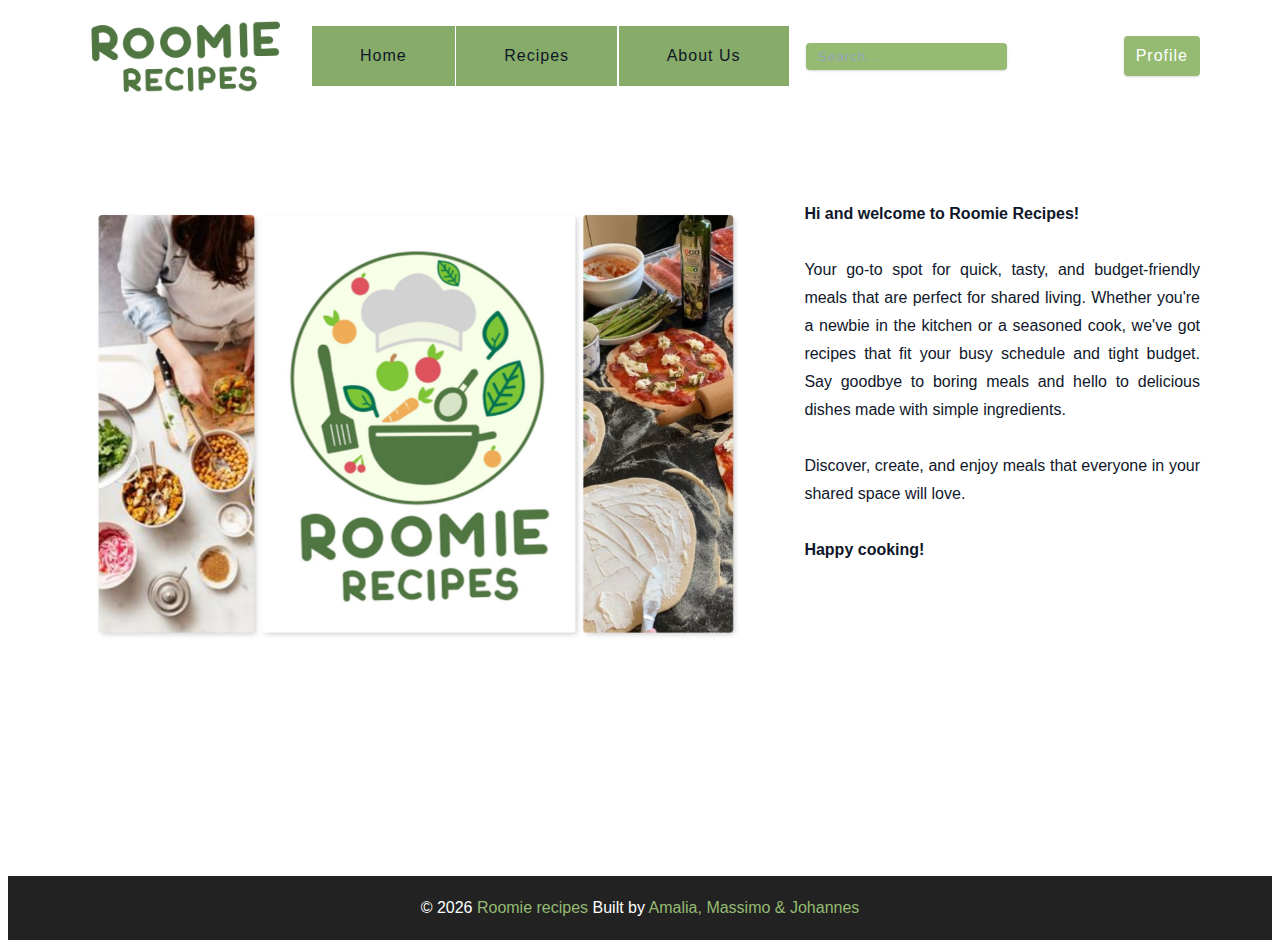
<file: index.html>
<!DOCTYPE html>
<html lang="en">
  <head>
    <meta charset="UTF-8" />
    <meta http-equiv="X-UA-Compatible" content="IE=edge" />
    <meta name="viewport" content="width=device-width, initial-scale=1.0" />
    <title>Roomie Recipes</title>
    <link rel="shortcut icon" href="./assets/favicon.ico" type="image/x-icon" />
    <link
      rel="stylesheet"
      href="https://cdnjs.cloudflare.com/ajax/libs/font-awesome/5.14.0/css/all.min.css"
    />
    <link rel="stylesheet" href="./css/main.css" />
  </head>
  <body>
     <nav class="navbar">
      <div class="nav-center">
        <div class="nav-header">
          <a href="index.html" class="nav-logo">
            <img src="./assets/logo.jpg" alt="simply recipes" />
          </a>
          <button class="nav-btn btn">
            <i class="fas fa-align-justify"></i>
          </button>
        </div>
        <div class="navbar nav-links">
          <a href="index.html" class="nav-link"> home </a>
          <a href="recipes.html" class="nav-link"> recipes </a>
          <a href="about.html" class="nav-link"> about us </a>
          <div class="navbar navbar-search">
            <input type="text" placeholder="Search..." class="btn">
          </div>
          
          <div class="navbar profile-link">
            <a href="profile.html" class="btn">Profile</a>
          </div>
        </div>
      </div>
    </nav>
    <main class="page">

      <main class="page">
        <div class="container">
            <div class="home">
                  <img src="./assets/home.jpg" alt="Collage Homepage">
            </div>
          <div class="sidebar">
              <p><strong>Hi and welcome to Roomie Recipes!</strong><br><br>

                Your go-to spot for quick, tasty, and budget-friendly meals that are perfect for shared living. Whether you're a newbie in the kitchen or a seasoned cook, we've got recipes that fit your busy schedule and tight budget. Say goodbye to boring meals and hello to delicious dishes made with simple ingredients.<br><br>
                
                Discover, create, and enjoy meals that everyone in your shared space will love.<br><br>
                <strong>Happy cooking! </strong> </p>
          </div>
      </div>
      </main>
    </main>
    <footer class="page-footer">
      <p>
        &copy; <span id="date"></span>
        <span class="footer-logo">Roomie recipes</span> Built by
        <a href="about.html">Amalia, Massimo & Johannes</a>
      </p>
    </footer>
    <script src="./js/app.js"></script>
  </body>
</html>
</file>
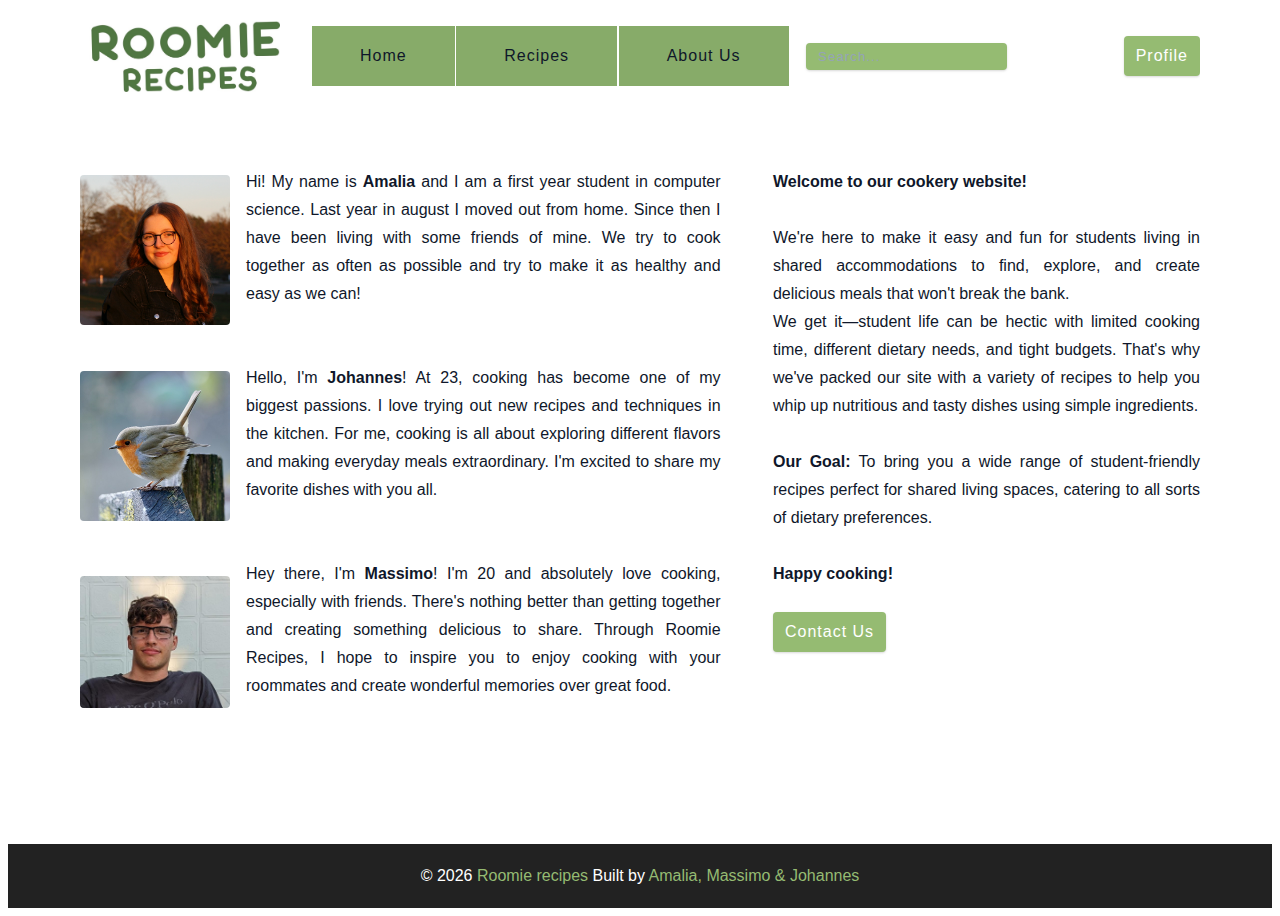
<file: about.html>
<!DOCTYPE html>
<html lang="en">
  <head>
    <meta charset="UTF-8" />
    <meta http-equiv="X-UA-Compatible" content="IE=edge" />
    <meta name="viewport" content="width=device-width, initial-scale=1.0" />
    <title>About Us</title>
  
    <link rel="shortcut icon" href="./assets/favicon.ico" type="image/x-icon" />

    <link
      rel="stylesheet"
      href="https://cdnjs.cloudflare.com/ajax/libs/font-awesome/5.14.0/css/all.min.css"
    />
    <link rel="stylesheet" href="./css/main.css" />
  </head>
  <body>
    <nav class="navbar">
      <div class="nav-center">
        <div class="nav-header">
          <a href="index.html" class="nav-logo">
            <img src="./assets/logo.jpg" alt="simply recipes" />
          </a>
          <button class="nav-btn btn">
            <i class="fas fa-align-justify"></i>
          </button>
        </div>
        <div class="navbar nav-links">
          <a href="index.html" class="nav-link"> home </a>
          <a href="recipes.html" class="nav-link"> recipes </a>
          <a href="about.html" class="nav-link"> about us </a>
          <div class="navbar navbar-search">
            <input type="text" placeholder="Search..." class="btn">
          </div>
          
          <div class="navbar profile-link">
            <a href="profile.html" class="btn">Profile</a>
          </div>
        </div>
      </div>
    </nav>
    <main class="page">
      <div class="container">
        <div class="profiles">
            <div class="profile">
                <img src="./assets/Amalia.jpg" alt="Picture of founder Amalia">
                <p class="description">Hi! My name is <strong>Amalia</strong> and I am a first year student in computer science. Last year in august I moved out from home. Since then I have been living with some friends of mine. We try to cook together as often as possible and try to make it as healthy and easy as we can!</p>
            </div>
            <div class="profile">
                <img src="./assets/Johannes.jpg" alt="Picture of founder Johannes">
                <p class="description">Hello, I'm <strong>Johannes</strong>! At 23, cooking has become one of my biggest passions. I love trying out new recipes and techniques in the kitchen. For me, cooking is all about exploring different flavors and making everyday meals extraordinary. I'm excited to share my favorite dishes with you all.</p>
            </div>
            <div class="profile">
                <img src="./assets/Massimo.jpg" alt="Picture of founder Massimo">
                <p class="description">Hey there, I'm <strong>Massimo</strong>! I'm 20 and absolutely love cooking, especially with friends. There's nothing better than getting together and creating something delicious to share. Through Roomie Recipes, I hope to inspire you to enjoy cooking with your roommates and create wonderful memories over great food.</p>
            </div>
        </div>
        <div class="sidebar">
            <p><strong>Welcome to our cookery website!</strong><br> <br>
              We're here to make it easy and fun for students living in shared accommodations to find, explore, and create delicious meals that won't break the bank.
              <br>
              We get it—student life can be hectic with limited cooking time, different dietary needs, and tight budgets. That's why we've packed our site with a variety of recipes to help you whip up nutritious and tasty dishes using simple ingredients.
              
              <br><br>
              <strong>Our Goal:</strong>
              To bring you a wide range of student-friendly recipes perfect for shared living spaces, catering to all sorts of dietary preferences. <br> <br>
              <strong>Happy cooking!</strong></p>
            <a href="contact.html" class="btn ">Contact Us</a>
        </div>
    </div>
    </main>
    <footer class="page-footer">
      <p>
        &copy; <span id="date"></span>
        <span class="footer-logo">Roomie recipes</span> Built by
        <a>Amalia, Massimo & Johannes</a>
      </p>
    </footer>
    <script src="./js/app.js"></script>
  </body>
</html>
</file>
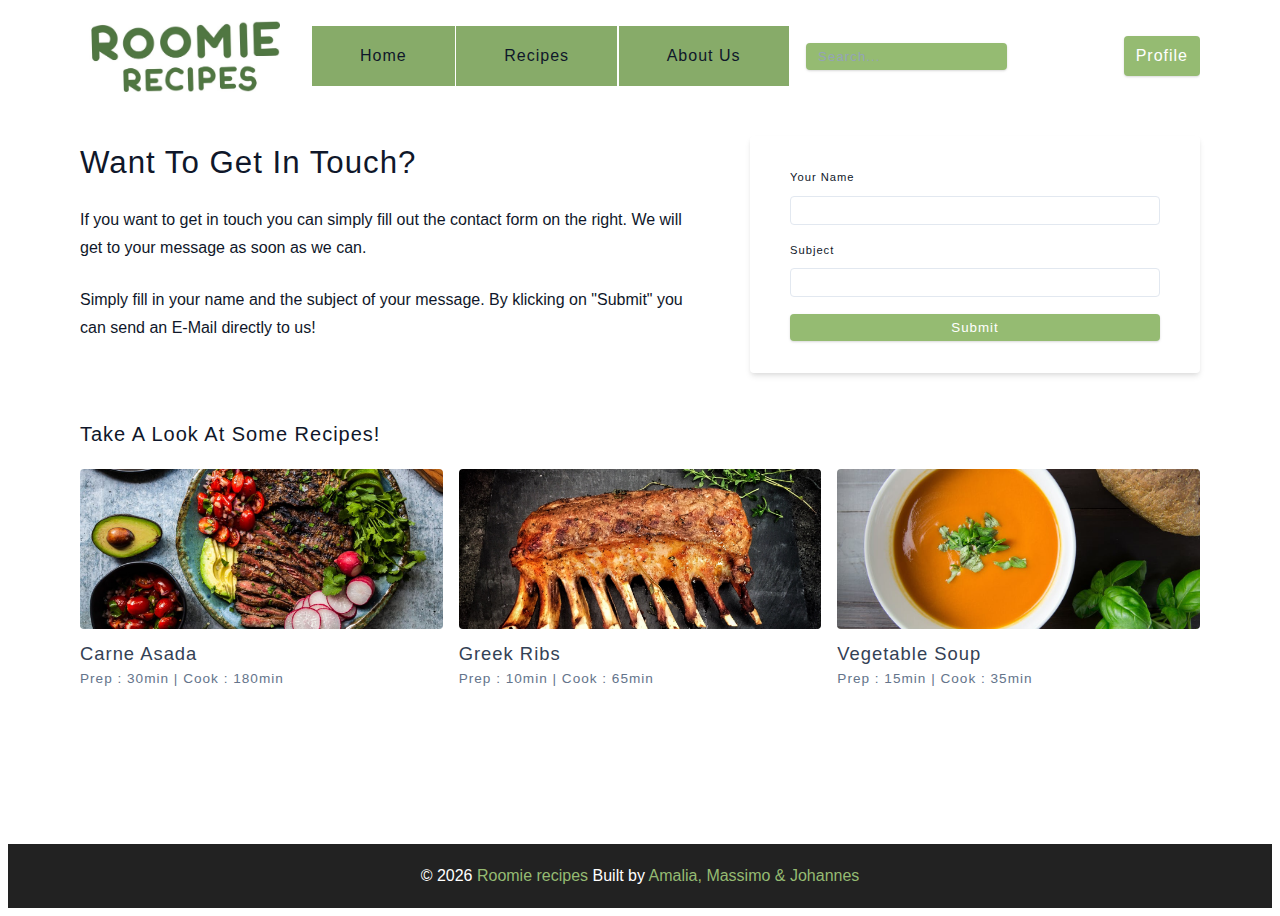
<file: contact.html>
<!DOCTYPE html>
<html lang="en">
  <head>
    <meta charset="UTF-8" />
    <meta http-equiv="X-UA-Compatible" content="IE=edge" />
    <meta name="viewport" content="width=device-width, initial-scale=1.0" />
    <title>Contact Us</title>
    <link rel="shortcut icon" href="./assets/favicon.ico" type="image/x-icon" />
    <link
      rel="stylesheet"
      href="https://cdnjs.cloudflare.com/ajax/libs/font-awesome/5.14.0/css/all.min.css"
    />
    <link rel="stylesheet" href="./css/main.css" />
  </head>
  <body>
     <nav class="navbar">
      <div class="nav-center">
        <div class="nav-header">
          <a href="index.html" class="nav-logo">
            <img src="./assets/logo.jpg" alt="simply recipes" />
          </a>
          <button class="nav-btn btn">
            <i class="fas fa-align-justify"></i>
          </button>
        </div>
        <div class="nav-links">
          <a href="index.html" class="nav-link"> home </a>
          <a href="recipes.html" class="nav-link"> recipes </a>
          <a href="about.html" class="nav-link"> about us </a>
          <div class="navbar navbar-search">
            <input type="text" placeholder="Search..." class="btn">
          </div>
          
          <div class="navbar profile-link">
            <a href="profile.html" class="btn">Profile</a>
          </div>
        </div>
      </div>
    </nav>
    <main class="page">
     <section class="contact-container">
          <article class="contact-info">
            <h3>Want To Get In Touch?</h3>
            <p>
              If you want to get in touch you can simply fill out the contact form on the right. We will get to your message as soon as we can. 
            </p>
            <p>Simply fill in your name and the subject of your message. By klicking on "Submit" you can send an E-Mail directly to us!</p>
            
          </article>
          <article>
            <form id="contactForm" class="form contact-form" action="mailto:keilmassimo@gmail.com" method="GET">
              <div class="form-row">
                <label html="name" class="form-label">your name</label>
                <input type="text" name="name" id="name" class="form-input" required />
              </div>
              <div class="form-row">
                <label html="subject" class="form-label">subject</label>
                <input type="text" name="subject" id="subject" class="form-input" required />
              </div>

              <button type="submit" class="btn btn-block">
                submit
              </button>
            </form>
          </article>
        </section>
       <section class="featured-recipes">
        <h5 class="featured-title"> Take a look at some recipes!</h5>
        <div class="recipes-list">
          <a  class="recipe" >
            <img
              src="./assets/recipes/recipe-1.jpg"
              class="img recipe-img"
              alt="Carne Asada" onclick="recipeClicked(1)"
            />
            <h5>Carne Asada</h5>
            <p>Prep : 30min | Cook : 180min</p>
          </a>
          <a href="single-recipe.html" class="recipe">
            <img
              src="./assets/recipes/recipe-2.jpeg"
              class="img recipe-img"
              alt="Greek Ribs" onclick="recipeClicked(2)"
            />
            <h5>Greek Ribs</h5>
            <p>Prep : 10min | Cook : 65min</p>
          </a>
          <a href="single-recipe.html" class="recipe">
            <img
              src="./assets/recipes/recipe-3.jpeg"
              class="img recipe-img"
              alt="Vegetable Soup" onclick="recipeClicked(3)"
            />
            <h5>Vegetable Soup</h5>
            <p>Prep : 15min | Cook : 35min</p>
          </a>
        </div>
      </section>
    </main>
    <footer class="page-footer">
      <p>
        &copy; <span id="date"></span>
        <span class="footer-logo">Roomie recipes</span> Built by
        <a href="about.html">Amalia, Massimo & Johannes</a>
      </p>
    </footer>
    <script src="./js/app.js"></script>
  </body>
</html>
</file>
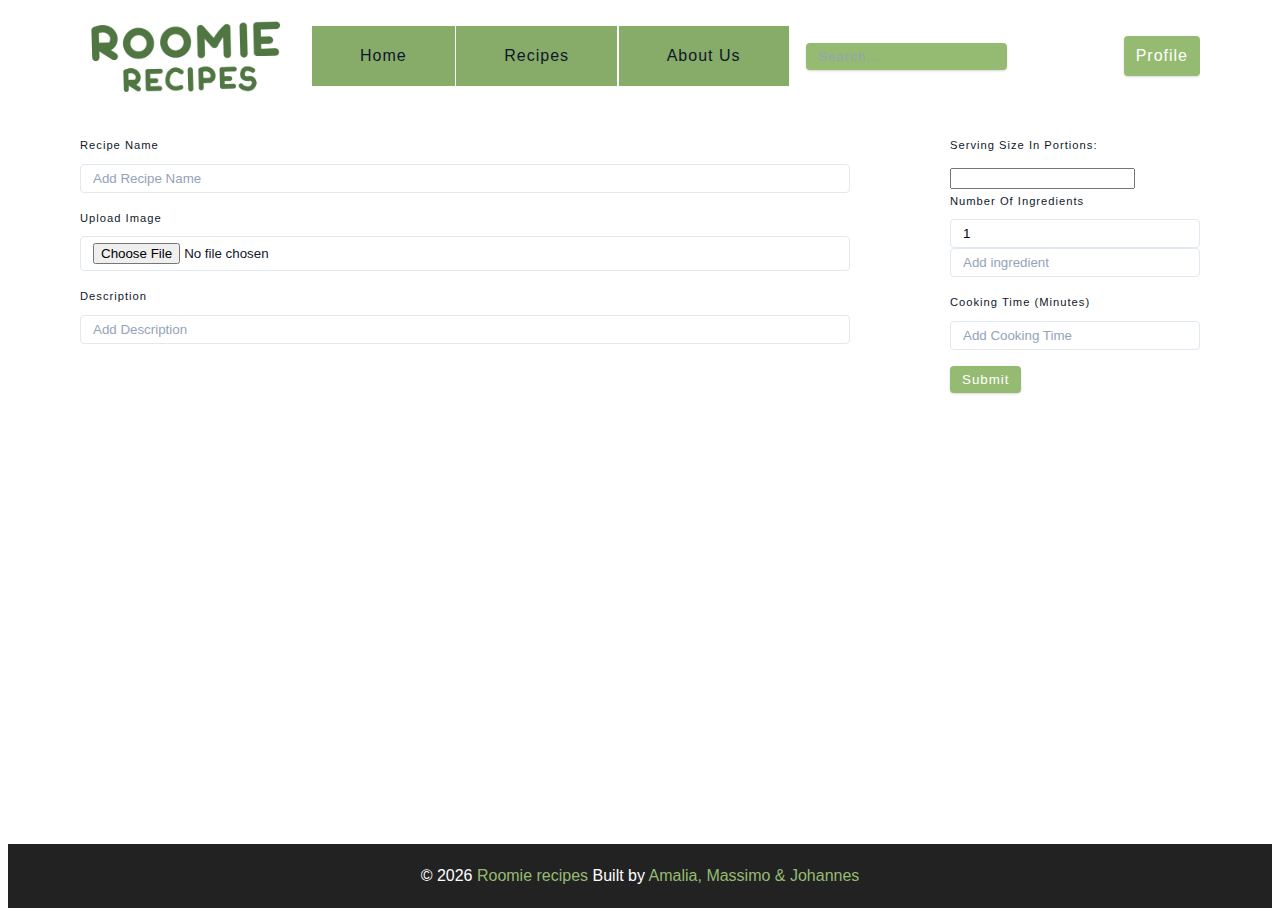
<file: myrecipes.html>
<!DOCTYPE html>
<html lang="en">
  <head>
    <meta charset="UTF-8" />
    <meta http-equiv="X-UA-Compatible" content="IE=edge" />
    <meta name="viewport" content="width=device-width, initial-scale=1.0" />
    <title>myRecipe</title>
    <link rel="shortcut icon" href="./assets/favicon.ico" type="image/x-icon" />
    <link
      rel="stylesheet"
      href="https://cdnjs.cloudflare.com/ajax/libs/font-awesome/5.14.0/css/all.min.css"
    />
    <link rel="stylesheet" href="./css/main.css" />
  </head>
  <body>
    <nav class="navbar">
      <div class="nav-center">
        <div class="nav-header">
          <a href="index.html" class="nav-logo">
            <img src="./assets/logo.jpg" alt="simply recipes" />
          </a>
          <button class="nav-btn btn">
            <i class="fas fa-align-justify"></i>
          </button>
        </div>
        <div class="nav-links">
          <a href="index.html" class="nav-link"> home </a>
          <a href="recipes.html" class="nav-link"> recipes </a>
          <a href="about.html" class="nav-link"> about us </a>
          <div class="navbar navbar-search">
            <input type="text" placeholder="Search..." class="btn">
          </div>
          <div class="navbar profile-link">
            <a href="profile.html" class="btn">Profile</a>
          </div>
        </div>
      </div>
    </nav>
    <main class="page myrecipes-page">
        <form class="recipe-form">
          <div class="container-myrecipe">
            <div class="content-myrecipe">
              <div class="form-row">
                <label for="recipe-name" class="form-label">Recipe Name</label>
                <input type="text" id="recipe-name" class="form-input" placeholder="Add Recipe Name">
              </div>
              <div class="form-row">
                <label for="recipe-image" class="form-label">Upload Image</label>
                <input type="file" id="recipe-image" class="form-input">
              </div>
              <div class="form-row">
                <label for="recipe-description" class="form-label">Description</label>
                <input type="text" id="recipe-description" class="form-input" placeholder="Add Description">
              </div>
            </div>
            <div class="sidebar-myrecipe">
              <label class="form-label">Serving size in Portions:</label>  
              <input type="number" min="1">  
              <label for="ingredients-count" class="form-label">Number of Ingredients</label>
              <input type="number" id="ingredients-count" class="form-input" min="1" value="1">
              <div id="ingredients-list">
                <div class="form-row ingredient-item">
                  <input type="text" class="form-input" placeholder="Add ingredient">
                </div>
              </div>
              <label for="cooking-time" class="form-label">Cooking Time (minutes)</label>
              <input type="number" id="cooking-time" class="form-input" placeholder="Add Cooking Time" min="0">
              <button type="submit" class="btn submit-btn">Submit</button>
            </div>
          </div>
        </form>
    </main>
    <footer class="page-footer">
      <p>
        &copy; <span id="date"></span>
        <span class="footer-logo">Roomie recipes</span> Built by
        <a href="about.html">Amalia, Massimo & Johannes</a>
      </p>
    </footer>
    <script src="./js/app.js"></script>
  </body>
</html>
</file>
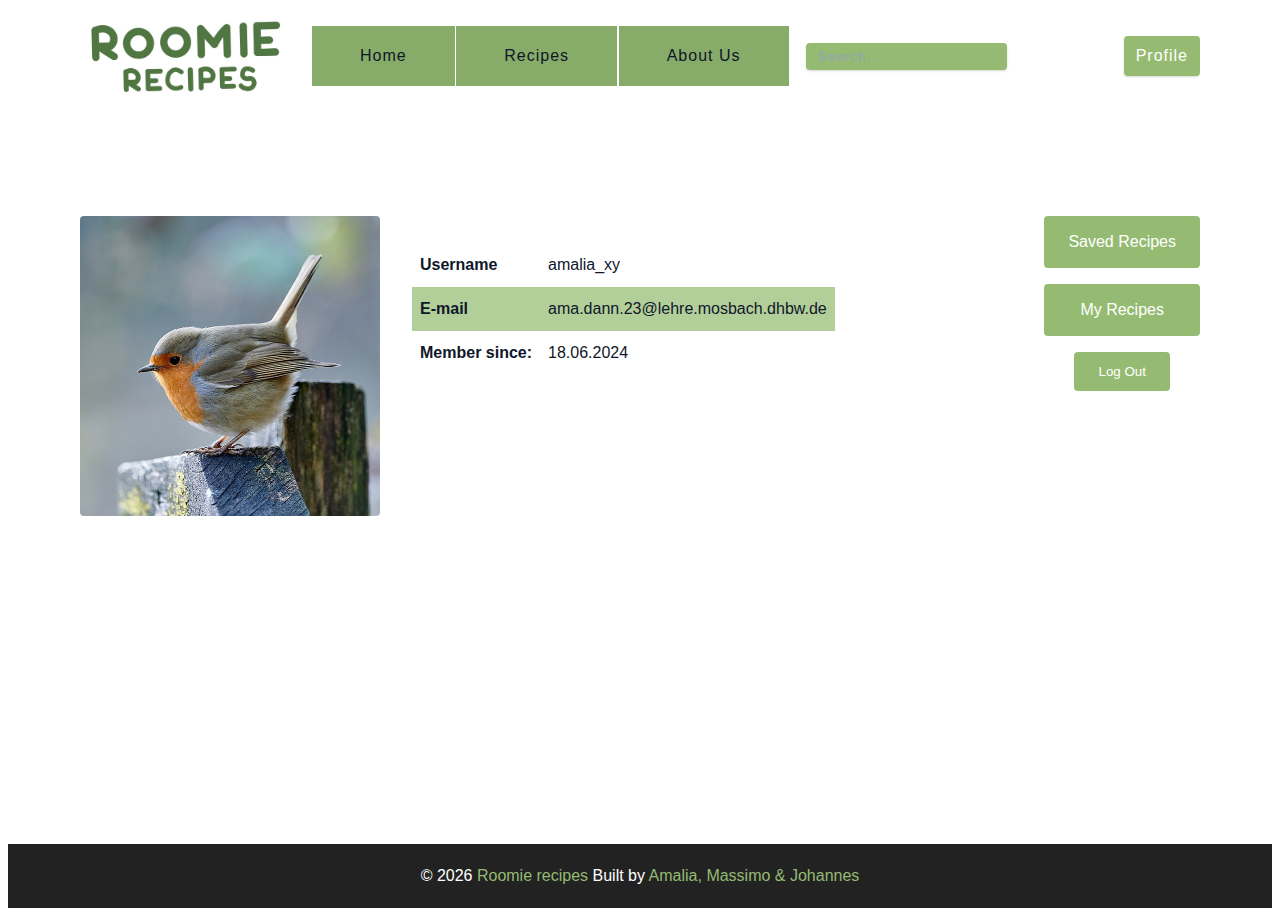
<file: profile.html>
<!DOCTYPE html>
<html lang="en">
  <head>
    <meta charset="UTF-8" />
    <meta http-equiv="X-UA-Compatible" content="IE=edge" />
    <meta name="viewport" content="width=device-width, initial-scale=1.0" />
    <title>Profile</title>
    <link rel="shortcut icon" href="./assets/favicon.ico" type="image/x-icon" />
    <link
      rel="stylesheet"
      href="https://cdnjs.cloudflare.com/ajax/libs/font-awesome/5.14.0/css/all.min.css"
    />
    <link rel="stylesheet" href="./css/main.css" />
  </head>
  <body>
    <nav class="navbar">
      <div class="nav-center">
        <div class="nav-header">
          <a href="index.html" class="nav-logo">
            <img src="./assets/logo.jpg" alt="simply recipes" />
          </a>
          <button class="nav-btn btn">
            <i class="fas fa-align-justify"></i>
          </button>
        </div>
        <div class="nav-links">
          <a href="index.html" class="nav-link"> home </a>
          <a href="recipes.html" class="nav-link"> recipes </a>
          <a href="about.html" class="nav-link"> about us </a>
          <div class="navbar navbar-search">
            <input type="text" placeholder="Search..." class="btn">
          </div>
          <div class="navbar profile-link">
            <a href="profile.html" class="btn">Profile</a>
          </div>
        </div>
      </div>
    </nav>
    <main class="page profile-page">
      <div class="profile-container">
          <div class="profile-picture-section">
              <img src="./assets/profile.jpg" alt="Profile Picture" class="profile-picture" />
              <table class="Profile table">
                  <tr>
                      <td><strong>Username</strong></td>
                      <td>amalia_xy</td>
                  </tr>
                  <tr>
                      <td><strong>E-mail</strong></td>
                      <td>ama.dann.23@lehre.mosbach.dhbw.de</td>
                  </tr>
                  <tr>
                      <td><strong>Member since:</strong></td>
                      <td>18.06.2024</td>
                  </tr>
              </table>
          </div>
          <div class="profile-actions">
              <a href="savedrecipes.html" class="profile-action-link">Saved Recipes</a>
              <a href="myrecipes.html" class="profile-action-link">My Recipes</a>
              <a href="index.html"><button class="profile-action-button">Log Out</button></a>
          </div>
      </div>
  </main>
    <footer class="page-footer">
      <p>
        &copy; <span id="date"></span>
        <span class="footer-logo">Roomie recipes</span> Built by
        <a href="about.html">Amalia, Massimo & Johannes</a>
      </p>
    </footer>
    <script src="./js/app.js"></script>
  </body>
</html>
</file>
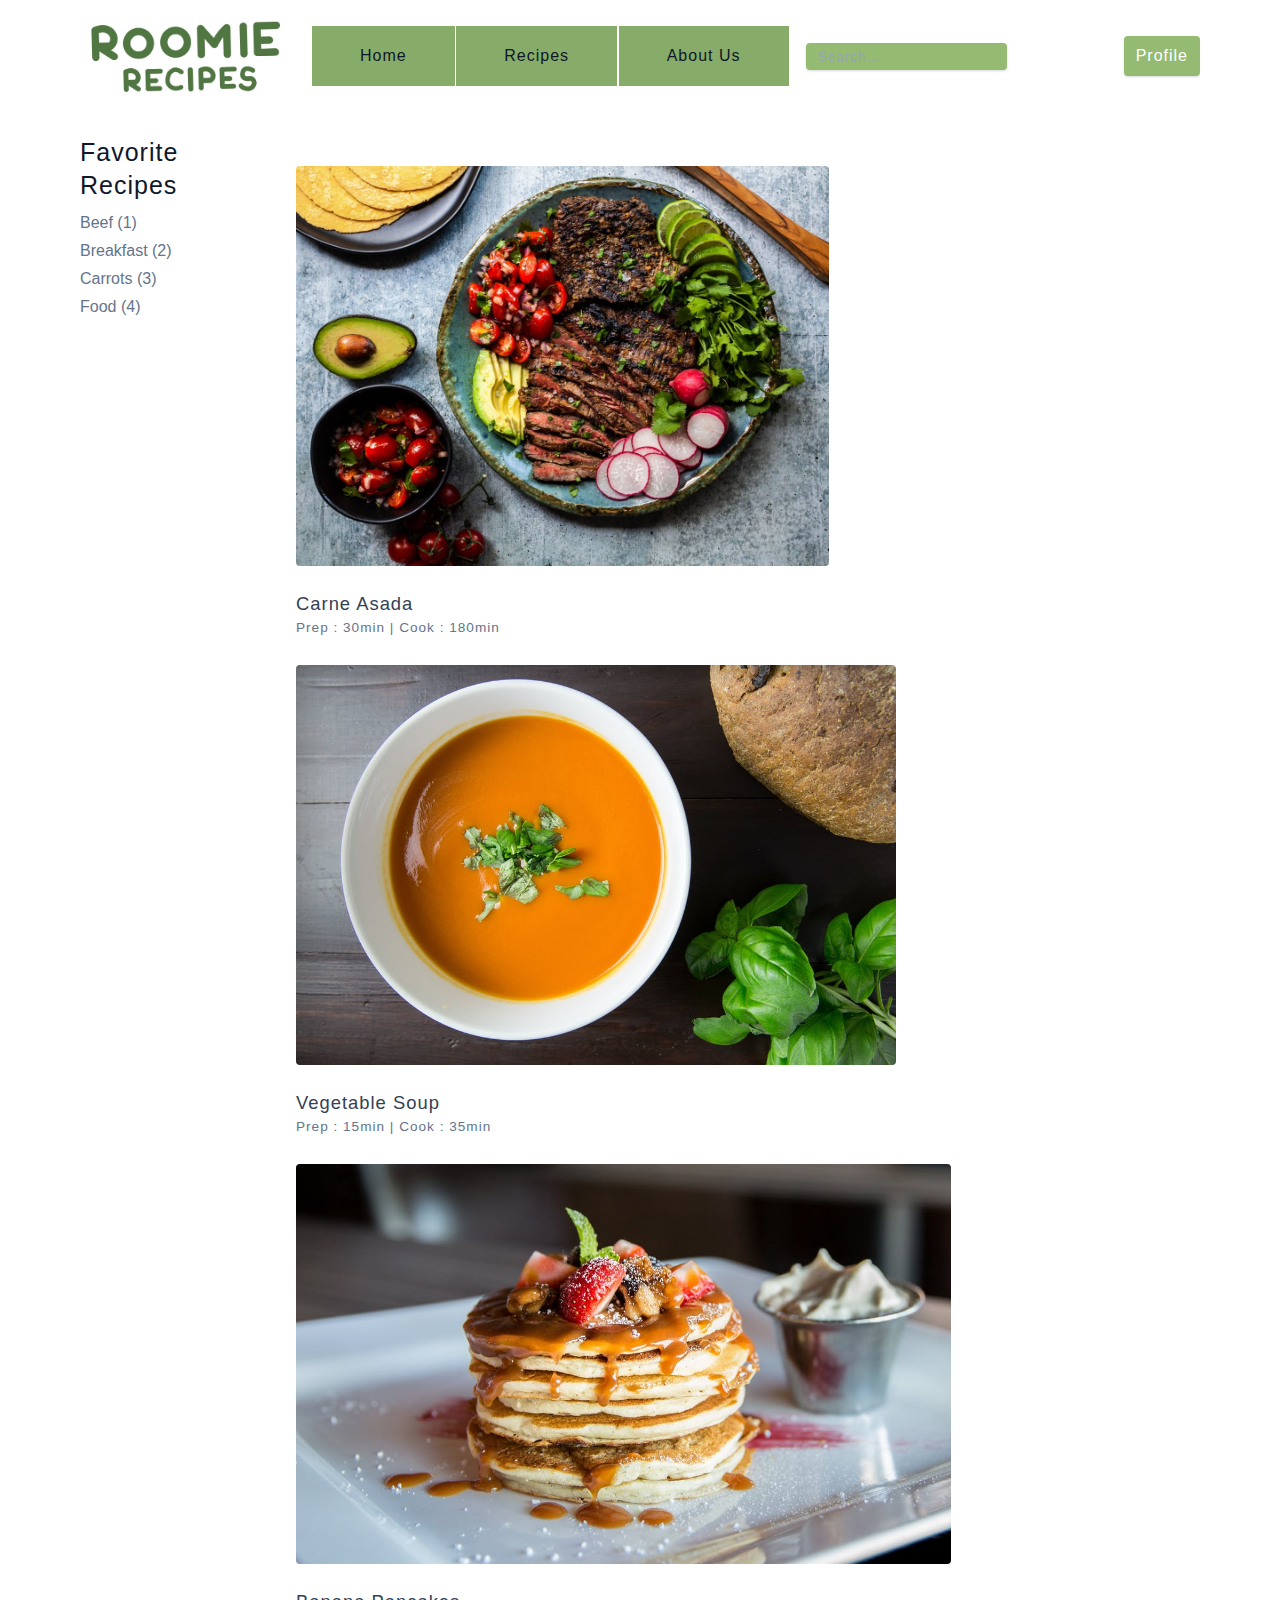
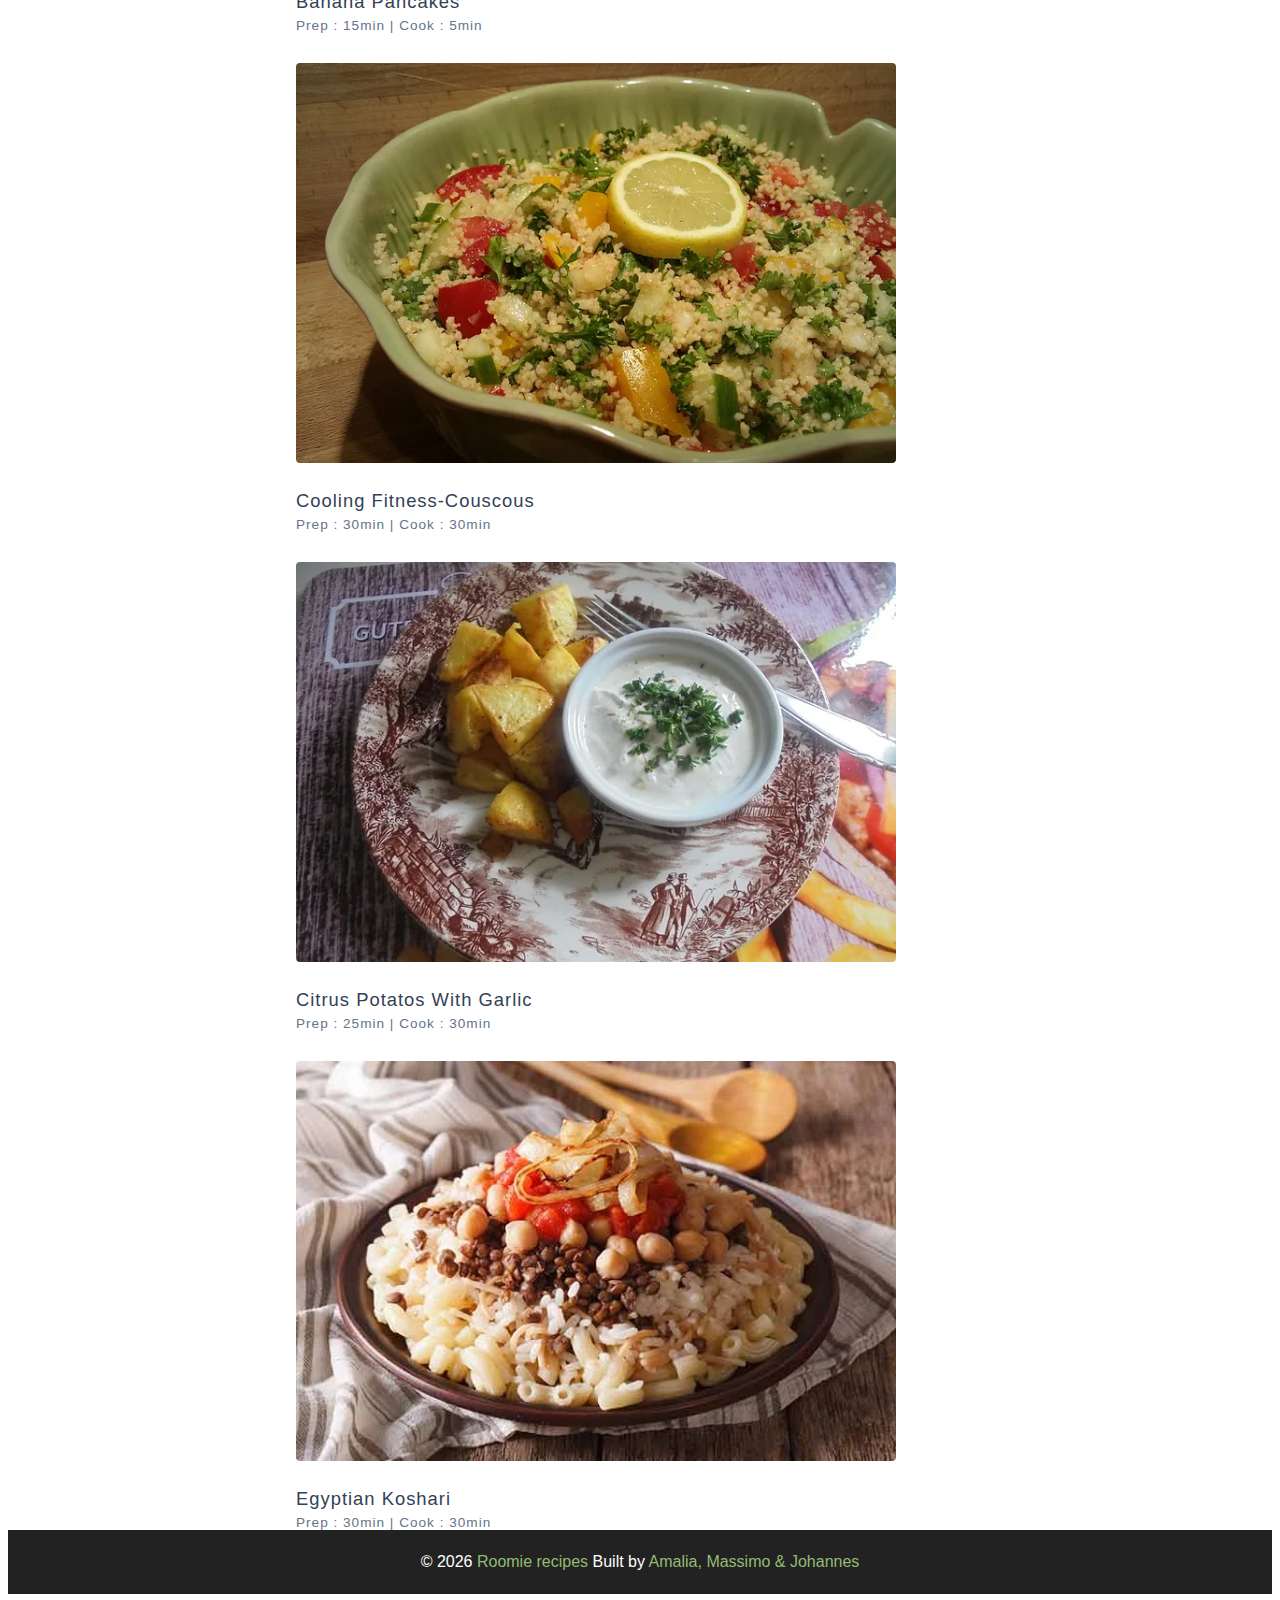
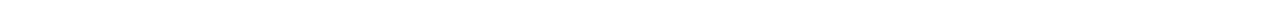
<file: savedrecipes.html>
<!DOCTYPE html>
<html lang="en">
  <head>
    <meta charset="UTF-8" />
    <meta http-equiv="X-UA-Compatible" content="IE=edge" />
    <meta name="viewport" content="width=device-width, initial-scale=1.0" />
    <title>Saved Recipes</title>
    <link rel="shortcut icon" href="./assets/favicon.ico" type="image/x-icon" />
    <link
      rel="stylesheet"
      href="https://cdnjs.cloudflare.com/ajax/libs/font-awesome/5.14.0/css/all.min.css"
    />
    <link rel="stylesheet" href="./css/main.css" />
  </head>
  <body>
     <nav class="navbar">
      <div class="nav-center">
        <div class="nav-header">
          <a href="index.html" class="nav-logo">
            <img src="./assets/logo.jpg" alt="simply recipes" />
          </a>
          <button class="nav-btn btn">
            <i class="fas fa-align-justify"></i>
          </button>
        </div>
        <div class="navbar nav-links">
          <a href="index.html" class="nav-link"> home </a>
          <a href="recipes.html" class="nav-link"> recipes </a>
          <a href="about.html" class="nav-link"> about us </a>
        <div class="navbar navbar-search">
          <input type="text" placeholder="Search..." class="btn">
        </div>
          
          <div class="navbar profile-link">
            <a href="profile.html" class="btn">Profile</a>
          </div>
        </div>
      </div>
    </nav>
    <main class="page">
      <section class="recipes-container">
        <div class="tags-container">
          <h4>Favorite Recipes</h4>
          <div class="tags-list">
            <a href="tag-template.html">Beef (1)</a>
            <a href="tag-template.html">Breakfast (2)</a>
            <a href="tag-template.html">Carrots (3)</a>
            <a href="tag-template.html">Food (4)</a>
          </div>
        </div>
        <div class="saved-recipe">
          <a  class="recipe" >
            <img
              src="./assets/recipes/recipe-1.jpg"
              class="savedrecipe-img"
              alt="Carne Asada" onclick="recipeClicked(1)"
            />
            <h5 class="savedrecipeh5">Carne Asada</h5>
            <p>Prep : 30min | Cook : 180min</p>
          </a>
          <a href="single-recipe.html" class="recipe">
            <img
              src="./assets/recipes/recipe-3.jpeg"
              class="savedrecipe-img"
              alt="Vegetable Soup" onclick="recipeClicked(3)"
            />
            <h5 class="savedrecipeh5">Vegetable Soup</h5>
            <p>Prep : 15min | Cook : 35min</p>
          </a>
          <a href="single-recipe.html" class="recipe">
            <img
              src="./assets/recipes/recipe-4.jpeg"
              class="savedrecipe-img"
              alt="Banana Pancakes" onclick="recipeClicked(4)"
            />
            <h5 class="savedrecipeh5">Banana Pancakes</h5>
            <p>Prep : 15min | Cook : 5min</p>
          </a>
          <a href="single-recipe.html" class="recipe">
            <img
              src="./assets/recipes/recipe-6.jpeg"
              class="savedrecipe-img"
              alt="Cooling fitness-Couscous" onclick="recipeClicked(6)"
            />
            <h5 class="savedrecipeh5">Cooling fitness-Couscous</h5>
            <p>Prep : 30min | Cook : 30min</p>
          </a>
          <a href="single-recipe.html" class="recipe">
            <img
              src="./assets/recipes/recipe-7.jpeg"
              class="savedrecipe-img"
              alt="Citrus potatos with garlic" onclick="recipeClicked(7)"
            />
            <h5 class="savedrecipeh5">Citrus potatos with garlic</h5>
            <p>Prep : 25min | Cook : 30min</p>
          </a>
          <a href="single-recipe.html" class="recipe">
            <img
              src="./assets/recipes/recipe-9.jpeg"
              class="savedrecipe-img"
              alt="Egyptian Koshari" onclick="recipeClicked(9)"
            />
            <h5 class="savedrecipeh5">Egyptian Koshari</h5>
            <p>Prep : 30min | Cook : 30min</p>
          </a>
        </div>
      </section>
    </main>
    <footer class="page-footer">
      <p>
        &copy; <span id="date"></span>
        <span class="footer-logo">Roomie recipes</span> Built by
        <a href="about.html">Amalia, Massimo & Johannes</a>
      </p>
    </footer>
    <script src="./js/app.js"></script>
  </body>
</html>
</file>
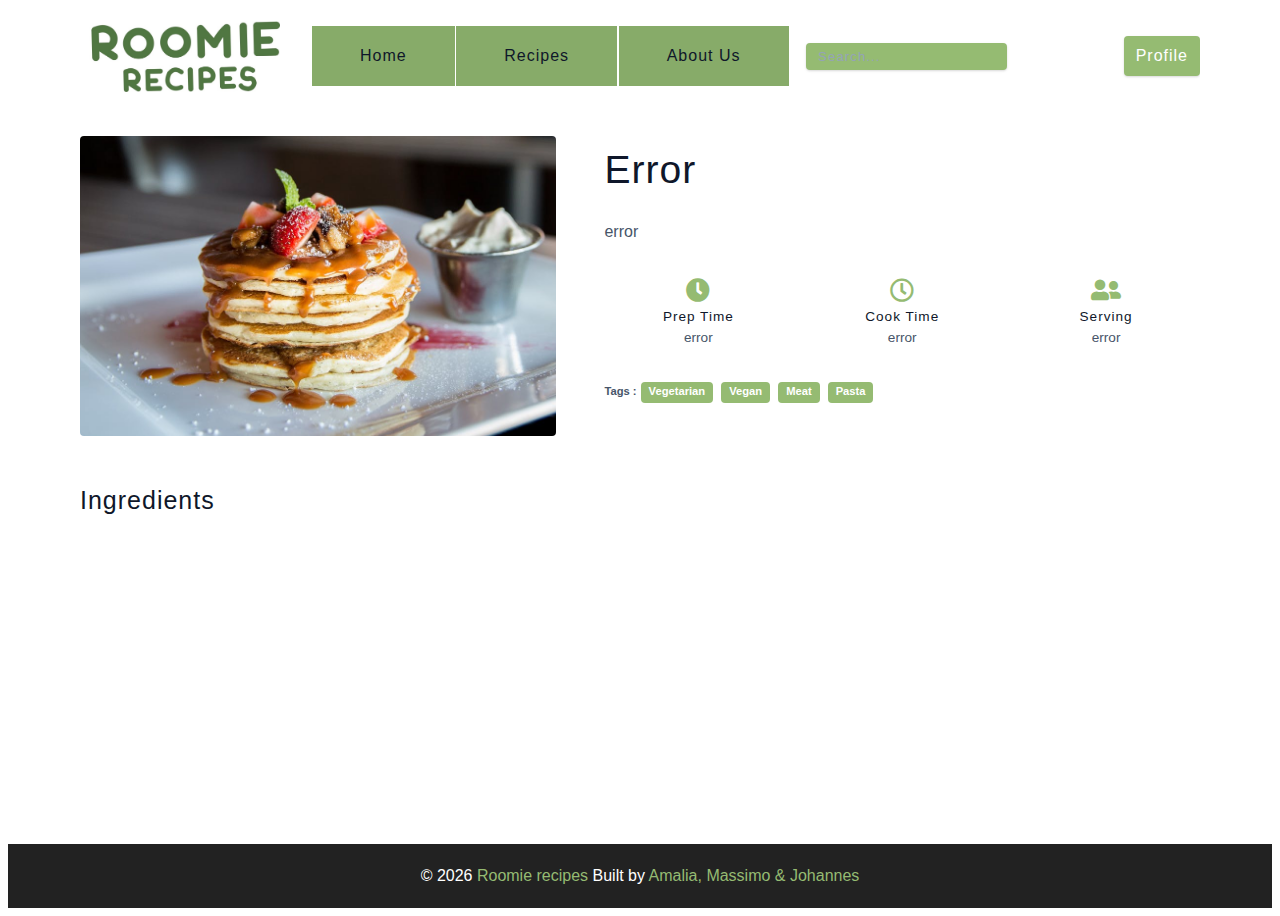
<file: single-recipe.html>
<!DOCTYPE html>
<html lang="en">
  <head>
    <meta charset="UTF-8" />
    <meta http-equiv="X-UA-Compatible" content="IE=edge" />
    <meta name="viewport" content="width=device-width, initial-scale=1.0" />
    <title>Roomie Recipe</title>
    <link rel="shortcut icon" href="./assets/favicon.ico" type="image/x-icon" />
    <link
      rel="stylesheet"
      href="https://cdnjs.cloudflare.com/ajax/libs/font-awesome/5.14.0/css/all.min.css"
    />
    <link rel="stylesheet" href="./css/main.css" />
    <script>
      window.onload = function(){
        const recipe = JSON.parse(sessionStorage.getItem("selectedRecipe"));

        document.getElementById("image").src = recipe.img;
        document.getElementById("title").textContent = recipe.name;
        document.getElementById("description").textContent = recipe.content;
        document.getElementById("prepT").textContent = recipe.prepT;
        document.getElementById("cookT").textContent = recipe.cookT;
        document.getElementById("servings").textContent = recipe.servings;
        document.getElementById("ingredients").textContent = recipe.ingredients;
  }
    </script>
  </head>
  <body>
     <nav class="navbar">
      <div class="nav-center">
        <div class="nav-header">
          <a href="index.html" class="nav-logo">
            <img src="./assets/logo.jpg" alt="simply recipes" />
          </a>
          <button class="nav-btn btn">
            <i class="fas fa-align-justify"></i>
          </button>
        </div>
        <div class="nav-links">
          <a href="index.html" class="nav-link"> home </a>
          <a href="recipes.html" class="nav-link"> recipes </a>
          <a href="about.html" class="nav-link"> about us </a>
          <div class="navbar navbar-search">
            <input type="text" placeholder="Search..." class="btn">
          </div>
          
          <div class="navbar profile-link">
            <a href="profile.html" class="btn">Profile</a>
          </div>
        </div>
      </div>
    </nav>
    <main class="page">
      <div class="recipe-page">
        <section class="recipe-hero">
          <img
            src="./assets/recipes/recipe-4.jpeg"
            class="img recipe-hero-img" id="image"
          />
          <article class="recipe-info">
            <h2 id="title">error</h2>
            <p id="description">
              error
            </p>
            <div class="recipe-icons">
              <article>
                <i class="fas fa-clock"></i>
                <h5>prep time</h5>
                <p id="prepT">error</p>
              </article>
              <article>
                <i class="far fa-clock"></i>
                <h5>cook time</h5>
                <p id="cookT">error</p>
              </article>
              <article>
                <i class="fas fa-user-friends"></i>
                <h5>serving</h5>
                <p id="servings">error</p>
              </article>
            </div>
            <p class="recipe-tags">
              Tags : <a href="tag-template.html">Vegetarian</a>
              <a href="tag-template.html">Vegan</a>
              <a href="tag-template.html">Meat</a>
              <a href="tag-template.html">Pasta</a>
            </p>
          </article>
        </section>
        <section class="recipe-content">
          <article class="second-column">
            <div>
              <h4>ingredients</h4>
              <p id="ingredients">
              </p>
              </ul>
            </div>
          </article>
        </section>
      </div>
    </main>
    <footer class="page-footer">
      <p>
        &copy; <span id="date"></span>
        <span class="footer-logo">Roomie recipes</span> Built by
        <a href="about.html">Amalia, Massimo & Johannes</a>
      </p>
    </footer>
    <script src="./js/app.js"></script>
  </body>
</html>
</file>
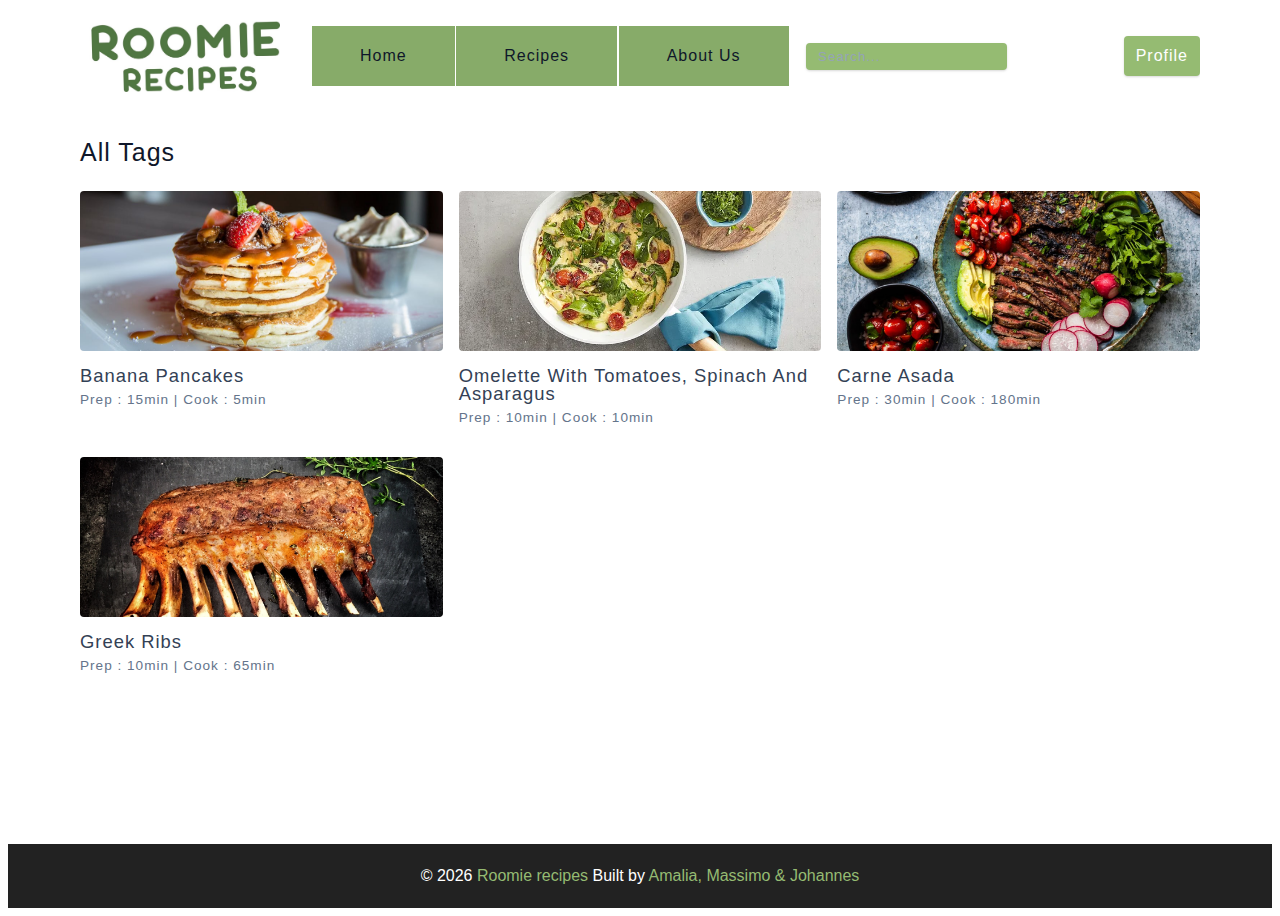
<file: tag-template.html>
<!DOCTYPE html>
<html lang="en">
  <head>
    <meta charset="UTF-8" />
    <meta http-equiv="X-UA-Compatible" content="IE=edge" />
    <meta name="viewport" content="width=device-width, initial-scale=1.0" />
    <title>Recipe Template || Final</title>
    <link rel="shortcut icon" href="./assets/favicon.ico" type="image/x-icon" />
    <link
      rel="stylesheet"
      href="https://cdnjs.cloudflare.com/ajax/libs/font-awesome/5.14.0/css/all.min.css"
    />
    <link rel="stylesheet" href="./css/main.css" />
  </head>
  <body>
    <nav class="navbar">
      <div class="nav-center">
        <div class="nav-header">
          <a href="index.html" class="nav-logo">
            <img src="./assets/logo.jpg" alt="simply recipes" />
          </a>
          <button class="nav-btn btn">
            <i class="fas fa-align-justify"></i>
          </button>
        </div>
        <div class="nav-links">
          <a href="index.html" class="nav-link"> home </a>
          <a href="recipes.html" class="nav-link"> recipes </a>
          <a href="about.html" class="nav-link"> about us </a>
          <div class="navbar navbar-search">
            <input type="text" placeholder="Search..." class="btn">
          </div>
          
          <div class="navbar profile-link">
            <a href="profile.html" class="btn">Profile</a>
          </div>
        </div>
      </div>
    </nav>
    <main class="page">
      <div class="featured-recipes">
        <h4>All Tags</h4>
        <div class="recipes-list">
          <a href="single-recipe.html" class="recipe">
            <img
              src="./assets/recipes/recipe-4.jpeg"
              class="img recipe-img"
              alt="Banana Pancakes" onclick="recipeClicked(4)"
            />
            <h5>Banana Pancakes</h5>
            <p>Prep : 15min | Cook : 5min</p>
          </a>
          <a href="single-recipe.html" class="recipe">
            <img
              src="./assets/recipes/recipe-5.jpeg"
              class="img recipe-img"
              alt="Omelette with tomatoes, spinach and asparagus" onclick="recipeClicked(5)"
            />
            <h5>Omelette with tomatoes, spinach and asparagus</h5>
            <p>Prep : 10min | Cook : 10min</p>
          </a>
          <a  class="recipe" >
            <img
              src="./assets/recipes/recipe-1.jpg"
              class="img recipe-img"
              alt="Carne Asada" onclick="recipeClicked(1)"
            />
            <h5>Carne Asada</h5>
            <p>Prep : 30min | Cook : 180min</p>
          </a>
          <a href="single-recipe.html" class="recipe">
            <img
              src="./assets/recipes/recipe-2.jpeg"
              class="img recipe-img"
              alt="Greek Ribs" onclick="recipeClicked(2)"
            />
            <h5>Greek Ribs</h5>
            <p>Prep : 10min | Cook : 65min</p>
          </a>
        </div>
      </div>          
    </main>
    <footer class="page-footer">
      <p>
        &copy; <span id="date"></span>
        <span class="footer-logo">Roomie recipes</span> Built by
        <a href="about.html">Amalia, Massimo & Johannes</a>
      </p>
    </footer>
    <script src="./js/app.js"></script>
  </body>
</html>
</file>
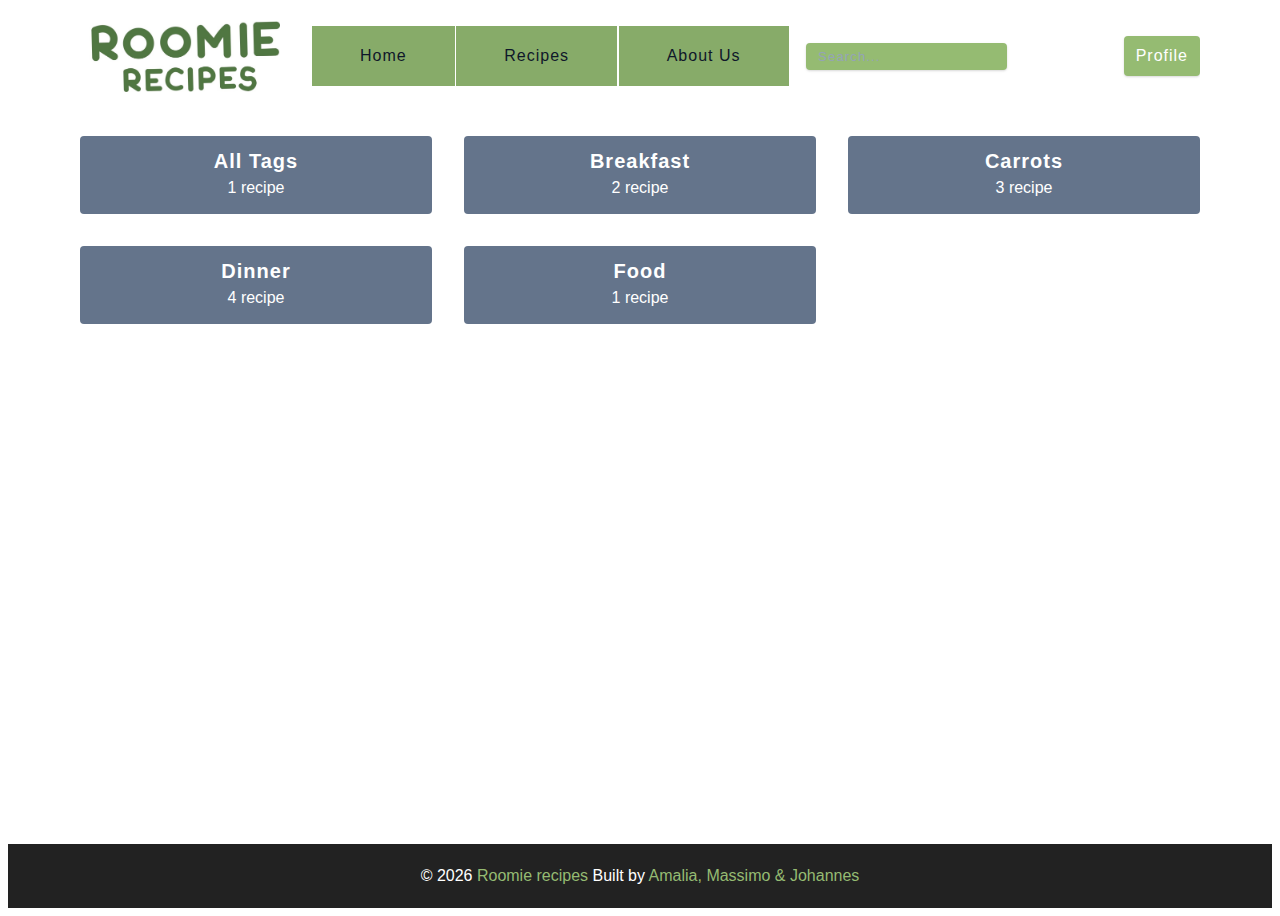
<file: tags.html>
<!DOCTYPE html>
<html lang="en">
  <head>
    <meta charset="UTF-8" />
    <meta http-equiv="X-UA-Compatible" content="IE=edge" />
    <meta name="viewport" content="width=device-width, initial-scale=1.0" />
    <title>Tags</title>
    <link rel="shortcut icon" href="./assets/favicon.ico" type="image/x-icon" />
    <link
      rel="stylesheet"
      href="https://cdnjs.cloudflare.com/ajax/libs/font-awesome/5.14.0/css/all.min.css"
    />
    <link rel="stylesheet" href="./css/main.css" />
  </head>
  <body>
     <nav class="navbar">
      <div class="nav-center">
        <div class="nav-header">
          <a href="index.html" class="nav-logo">
            <img src="./assets/logo.jpg" alt="simply recipes" />
          </a>
          <button class="nav-btn btn">
            <i class="fas fa-align-justify"></i>
          </button>
        </div>
        <div class="nav-links">
          <a href="index.html" class="nav-link"> home </a>
          <a href="recipes.html" class="nav-link"> recipes </a>
          <a href="about.html" class="nav-link"> about us </a>
          <div class="navbar navbar-search">
            <input type="text" placeholder="Search..." class="btn">
          </div>
          
          <div class="navbar profile-link">
            <a href="profile.html" class="btn">Profile</a>
          </div>
        </div>
      </div>
    </nav>
    <main class="page">
         <section class="tags-wrapper">
              <a href="tag-template.html" class="tag">
                <h5>All Tags</h5>
                <p>1 recipe</p>
              </a>
              <a href="tag-template.html" class="tag">
                <h5>breakfast</h5>
                <p>2 recipe</p>
              </a>
              <a href="tag-template.html" class="tag">
                <h5>carrots</h5>
                <p>3 recipe</p>
              </a>
              <a href="tag-template.html" class="tag">
                <h5>dinner</h5>
                <p>4 recipe</p>
              </a>
              <a href="tag-template.html" class="tag">
                <h5>food</h5>
                <p>1 recipe</p>
              </a>
        </section>
    </main>
    <footer class="page-footer">
      <footer class="page-footer">
        <p>
          &copy; <span id="date"></span>
          <span class="footer-logo">Roomie recipes</span> Built by
          <a href="about.html">Amalia, Massimo & Johannes</a>
        </p>
      </footer>
    <script src="./js/app.js"></script>
  </body>
</html>
</file>
<file: css/main.css>
*,
::after,
::before {
  box-sizing: border-box;
}


@import url('https://fonts.googleapis.com/css2?family=Roboto:wght@400;500;600&family=Montserrat&display=swap');
html {
  font-size: 100%;
} 

:root {
  /* colors */
  --primary-100: #4b6043;
  --primary-200: #658354;
  --primary-300: #75975e;
  --primary-400: #87ab69;
  --primary-500: #95bb72;
  --primary-600: #a3c585;
  --primary-700: #b3cf99;
  --primary-800: #c7ddb5;
  --primary-900: #ddead1;

  /* grey */
  --grey-50: #f8fafc;
  --grey-100: #f1f5f9;
  --grey-200: #e2e8f0;
  --grey-300: #cbd5e1;
  --grey-400: #94a3b8;
  --grey-500: #64748b;
  --grey-600: #475569;
  --grey-700: #334155;
  --grey-800: #1e293b;
  --grey-900: #0f172a;
  /* rest of the colors */
  --black: #222;
  --white: #FFFFFF;
  --red-light: #f8d7da;
  --red-dark: #842029;
  --green-light: #d1e7dd;
  --green-dark: #0f5132;

  /* fonts  */
  --headingFont: 'Roboto', sans-serif;
  --bodyFont: 'Nunito', sans-serif;
  --smallText: 0.7em;
  /* rest of the vars */
  --backgroundColor: var(--white);
  --textColor: var(--grey-900);
  --borderRadius: 0.25rem;
  --letterSpacing: 1px;
  --transition: 0.3s ease-in-out all;
  --max-width: 1120px;
  --fixed-width: 600px;

  /* box shadow*/
  --shadow-1: 0 1px 3px 0 rgba(0, 0, 0, 0.1), 0 1px 2px 0 rgba(0, 0, 0, 0.06);
  --shadow-2: 0 4px 6px -1px rgba(0, 0, 0, 0.1),
    0 2px 4px -1px rgba(0, 0, 0, 0.06);
  --shadow-3: 0 10px 15px -3px rgba(0, 0, 0, 0.1),
    0 4px 6px -2px rgba(0, 0, 0, 0.05);
  --shadow-4: 0 20px 25px -5px rgba(0, 0, 0, 0.1),
    0 10px 10px -5px rgba(0, 0, 0, 0.04);
}

body {
  background: var(--backgroundColor);
  font-family: var(--bodyFont);
  font-weight: 400;
  line-height: 1.75;
  color: var(--textColor);
}

p {
  margin-top: 0;
  margin-bottom: 1.5rem;
  max-width: 40em;
}

h1,
h2,
h3,
h4,
h5 {
  margin: 0;
  margin-bottom: 1.38rem;
  font-family: var(--headingFont);
  font-weight: 400;
  line-height: 1.3;
  text-transform: capitalize;
  letter-spacing: var(--letterSpacing);
}

h1 {
  margin-top: 0;
  font-size: 3.052rem;
}

h2 {
  font-size: 2.441rem;
}

h3 {
  font-size: 1.953rem;
}

h4 {
  font-size: 1.563rem;
}

h5 {
  font-size: 1.25rem;
}

small,
.text-small {
  font-size: var(--smallText);
}

a {
  text-decoration: none;
}
ul {
  list-style-type: none;
  padding: 0;
}

.img {
  width: 100%;
  display: block;
  object-fit: cover;
}

.btn {
  cursor: pointer;
  color: var(--white);
  background: var(--primary-500);
  border: transparent;
  border-radius: var(--borderRadius);
  letter-spacing: var(--letterSpacing);
  padding: 0.375rem 0.75rem;
  box-shadow: var(--shadow-1);
  transition: var(--transtion);
  text-transform: capitalize;
  display: inline-block;
}
.btn:hover {
  background: var(--primary-700);
  box-shadow: var(--shadow-3);
}
.btn-hipster {
  color: var(--primary-500);
  background: var(--primary-200);
}
.btn-hipster:hover {
  color: var(--primary-200);
  background: var(--primary-700);
}
.btn-block {
  width: 100%;
}

/* alerts */
.alert {
  padding: 0.375rem 0.75rem;
  margin-bottom: 1rem;
  border-color: transparent;
  border-radius: var(--borderRadius);
}

.alert-danger {
  color: var(--red-dark);
  background: var(--red-light);
}
.alert-success {
  color: var(--green-dark);
  background: var(--green-light);
}
/* form */

.form {
  width: 90vw;
  max-width: var(--fixed-width);
  background: var(--white);
  border-radius: var(--borderRadius);
  box-shadow: var(--shadow-2);
  padding: 2rem 2.5rem;
  margin: 3rem auto;
}
.form-label {
  display: block;
  font-size: var(--smallText);
  margin-bottom: 0.5rem;
  text-transform: capitalize;
  letter-spacing: var(--letterSpacing);
}
.form-input,
.form-textarea {
  width: 100%;
  padding: 0.375rem 0.75rem;
  border-radius: var(--borderRadius);
  background: var(--backgroundColor);
  border: 1px solid var(--grey-200);
}

.form-row {
  margin-bottom: 1rem;
}

.form-textarea {
  height: 7rem;
}
::placeholder {
  font-family: inherit;
  color: var(--grey-400);
}
.form-alert {
  color: var(--red-dark);
  letter-spacing: var(--letterSpacing);
  text-transform: capitalize;
}
/* alert */

@keyframes spinner {
  to {
    transform: rotate(360deg);
  }
}

.loading {
  width: 6rem;
  height: 6rem;
  border: 5px solid var(--grey-400);
  border-radius: 50%;
  border-top-color: var(--primary-500);
  animation: spinner 0.6s linear infinite;
}
.loading {
  margin: 0 auto;
}
/* title */

.title {
  text-align: center;
}

.title-underline {
  background: var(--primary-500);
  width: 7rem;
  height: 0.25rem;
  margin: 0 auto;
  margin-top: -1rem;
}

/*
=============== 
Navbar
===============
*/

.navbar {
  display: flex;
  align-items: center;
  justify-content: center;
}
.nav-center {
  width: 90vw;
  max-width: var(--max-width);
}
.nav-header {
  height: 6rem;
  display: flex;
  justify-content: space-between;
  align-items: center;
}
.nav-header img {
  width: 200px;
}
.nav-logo {
  display: flex;
  align-items: flex-end;
}

.nav-btn {
  padding: 0.15rem 0.75rem;
}
.nav-btn i {
  font-size: 1.25rem;
}
.nav-links {
  height: 0;
  overflow: hidden;
  display: flex;
  flex-direction: column;
  transition: var(--transition);
}
.show-links {
  height: 23.9375rem;
}

.nav-link {
  display: block;
  text-align: center;
  font-size: 1.25rem;
  text-transform: capitalize;
  color: var(--grey-900);
  letter-spacing: var(--letterSpacing);
  padding: 1rem 0;
  border-top: 1px solid var(--grey-500);
  transition: var(--transition);
}
.nav-link:hover {
  color: var(--primary-500);
}

.contact-link a {
  padding: 0.15rem 1rem;
}

@media screen and (min-width: 992px) {
  .navbar {
    height: 6rem;
  }
  .nav-center {
    display: flex;
    align-items: center;
  }
  .nav-header {
    padding: 0;
    margin-right: 2rem;
    height: auto;
  }

  .nav-btn {
    display: none;
  }
  .nav-links {
    height: auto !important;
    flex-direction: row;
    align-items: baseline;
    width: 100%;
  }
  .nav-link {
    padding-left: 3em;
    padding-right: 3em;
    background-color:#87ab69;
    border-top: none;
    margin-right: 0.1rem;
    font-size: 1rem;
  }
  .navbar-search {
    margin: 1rem;
  }
  .profile-link {
    margin-right: 0;
    margin-left: auto;
  }
}
/*
=============== 
Page
===============
*/

.page {
  width: 90vw;
  max-width: var(--max-width);
  margin: 0 auto;
}

.page {
  padding-top: 2rem;
  min-height: calc(100vh - (6rem + 4rem));
}
/*
=============== 
Footer
===============
*/

.page-footer {
  text-align: center;
  height: 4rem;
  display: flex;
  align-items: center;
  justify-content: center;
  background: var(--black);
  color: var(--white);
}
.page-footer h5 {
  margin-top: 0;
  margin-bottom: 0;
}
.page-footer p {
  margin-bottom: 0;
}
.page-footer .footer-logo,
.page-footer a {
  color: var(--primary-500);
}
/*
=============== 
Hero
===============
*/

.hero {
  height: 40vh;
  position: relative;
  margin-bottom: 2rem;
  background: url('../assets/main.jpeg') center/cover no-repeat;
  border-radius: var(--borderRadius);
}
.hero-container {
  position: absolute;
  top: 0;
  left: 0;
  width: 100%;
  height: 100%;
  display: flex;
  align-items: center;
  justify-content: center;
  background: rgba(0, 0, 0, 0.4);
  border-radius: var(--borderRadius);
}
.hero-text {
  color: var(--white);
  text-align: center;
}

@media only screen and (min-width: 768px) {
  .hero-text h1 {
    font-size: 4rem;
    margin-bottom: 0;
  }
}

/*
=============== 
Recipes 
===============
*/

.recipes-container {
  display: grid;
  gap: 2rem 1rem;
}

.recipes-list {
  display: grid;
  gap: 2rem 1rem;
  padding-bottom: 3rem;
}
.tags-container {
  order: 1;
  display: flex;
  flex-direction: column;
  padding-bottom: 3rem;
  /* background: blue; */
}
.tags-container h4 {
  margin-bottom: 0.5rem;
  font-weight: 500;
}
.tags-list {
  display: grid;
  grid-template-columns: 1fr 1fr 1fr;
}
.tags-list a {
  text-transform: capitalize;
  display: block;
  color: var(--grey-500);
  transition: var(--transition);
}
.tags-list a:hover {
  color: var(--primary-500);
}
.recipe {
  display: block;
}
.recipe-img {
  height: 15rem;
  border-radius: var(--borderRadius);
  margin-bottom: 1rem;
}
.recipe h5 {
  margin-bottom: 0;
  margin-top: 0.25rem;
  line-height: 1;
  color: var(--grey-700);
}
.recipe p {
  margin-bottom: 0;
  line-height: 1;
  color: var(--grey-500);
  margin-top: 0.5rem;
  letter-spacing: var(--letterSpacing);
}
@media screen and (min-width: 576px) {
  .recipes-list {
    grid-template-columns: 1fr 1fr;
  }
  .recipe-img {
    height: 10rem;
  }
}

@media screen and (min-width: 992px) {
  .recipes-container {
    grid-template-columns: 200px 1fr;
    gap: 1rem;
  }
  .recipes-list {
    grid-template-columns: 1fr 1fr;
  }

  .recipe p {
    font-size: 0.85rem;
  }
  .tags-container {
    order: 0;
    /* background: blue; */
  }
  .tags-list {
    display: grid;
    grid-template-columns: 1fr;
  }
}

@media screen and (min-width: 1200px) {
  .recipe h5 {
    font-size: 1.15rem;
  }
  .recipes-list {
    grid-template-columns: 1fr 1fr 1fr;
  }
}
/*
=============== 
Error
===============
*/
.error-page {
  text-align: center;
  padding-top: 5rem;
}
.error-page h1 {
  font-size: 9rem;
}

/*
=============== 
About Page
===============
*/

.container {
  display: flex;
  justify-content: space-between;
  width: 90vw;
  max-width: var(--max-width);
  margin: 0 auto;
  padding: 2rem 0;
}

.profile-page {
  text-align: center;
  padding-top: 5rem;
}
.profile-page h1 {
  font-size: 9rem;
}

.profiles {
  flex: 3;
  display: flex;
  flex-direction: column;
  gap: 2rem;
}

.profile {
  display: flex;
  align-items: center;
  gap: 1rem;
}

.profile img {
  width: 150px;
  height: auto;
  border-radius: var(--borderRadius);
  object-fit: cover;
}

.description {
  flex: 1;
  text-align: justify;
}

.sidebar {
  flex: 2;
  display: flex;
  flex-direction: column;
  justify-content: space-between;
  margin-left: 30px;
}

.sidebar p {
  max-width: none;
  text-align: justify;
}

.contact-btn {
  margin-top: 2rem;
  padding-left: 30px;
 
}

/*
=============== 
Contact Page
===============
*/
.contact-form {
  width: 100%;
  margin: 0;
}
.contact-container {
  display: grid;
  gap: 2rem 3rem;
  padding-bottom: 3rem;
}
@media screen and (min-width: 992px) {
  .contact-container {
    grid-template-columns: 1fr 450px;
    align-items: center;
  }
}

/*
=============== 
Tags Page
===============
*/

.tags-wrapper {
  display: grid;
  gap: 2rem;
  padding-bottom: 3rem;
}
.tag {
  background: var(--grey-500);
  border-radius: var(--borderRadius);
  text-align: center;
  color: var(--white);
  transition: var(--transition);
  padding: 0.75rem 0;
}
.tag:hover {
  background: var(--primary-500);
}
.tag h5,
.tag p {
  margin-bottom: 0;
}
.tag h5 {
  font-weight: 600;
}
@media screen and (min-width: 576px) {
  .tags-wrapper {
    grid-template-columns: 1fr 1fr;
  }
}
@media screen and (min-width: 992px) {
  .tags-wrapper {
    grid-template-columns: 1fr 1fr 1fr;
  }
}

/*
=============== 
Recipe Template
===============
*/

.recipe-hero {
  display: grid;
  gap: 3rem;
}

.recipe-hero-img {
  height: 300px;
  border-radius: var(--borderRadius);
}
.recipe-info p {
  color: var(--grey-600);
}
.recipe-icons {
  display: grid;
  grid-template-columns: repeat(3, 1fr);
  gap: 1rem;
  margin: 2rem 0;
  text-align: center;
}
.recipe-icons i {
  font-size: 1.5rem;
  color: var(--primary-500);
}
.recipe-icons h5,
.recipe-icons p {
  margin-bottom: 0;
  font-size: 0.85em;
}

.recipe-icons p {
  color: var(--grey-600);
}
.recipe-tags {
  display: flex;
  align-items: center;
  flex-wrap: wrap;
  font-size: 0.7em;
  font-weight: 600;
}
.recipe-tags a {
  background: var(--primary-500);
  border-radius: var(--borderRadius);
  color: var(--white);
  padding: 0.05rem 0.5rem;
  margin: 0 0.25rem;
  text-transform: capitalize;
}
@media screen and (min-width: 992px) {
  .recipe-hero {
    grid-template-columns: 4fr 5fr;
    align-items: center;
  }
}
.recipe-content {
  padding: 3rem 0;
  display: grid;
  gap: 2rem 5rem;
}
@media screen and (min-width: 992px) {
  .recipe-content {
    grid-template-columns: 2fr 1fr;
  }
}
.single-instruction header {
  display: grid;
  grid-template-columns: auto 1fr;
  gap: 1.5rem;
  align-items: center;
}
.single-instruction header p {
  text-transform: uppercase;
  font-weight: 600;
  color: var(--primary-500);
  margin-bottom: 0;
}
.single-instruction > p {
  color: var(--grey-700);
}

.single-instruction header div {
  height: 2px;
  background: var(--grey-300);
}

.second-column {
  display: grid;
  row-gap: 2rem;
}

.single-ingredient {
  border-bottom: 2px solid var(--grey-300);
  padding-bottom: 0.75rem;
  color: var(--grey-700);
}
.single-tool {
  border-bottom: 2px solid var(--grey-300);
  padding-bottom: 0.75rem;
  color: var(--primary-500);
  text-transform: capitalize;
}

/*
=============== 
Home
===============
*/
.home {
  width: 60%; 
  display: inline-block; 
  vertical-align: top; 
}

.home img {
  width: 100%; 
  border-radius: var(--borderRadius); 
  object-fit: cover;
}

.sidebar {
  width: 38%;
  display: inline-block; 
  vertical-align: top; 
  padding-left: 2%;
}

/*
=============== 
Profile
===============
*/
.profile-container {
  display: flex;
  justify-content: space-between;
  align-items: flex-start;
  gap: 2rem;
  width: 90vw;
  max-width: var(--max-width);
  margin: 2rem auto;
}

.profile-picture-section {
  display: flex;
  align-items: flex-start;
  gap: 2rem; 
}

.profile-picture {
  width: 60vw;
  max-width: 300px; 
  border-radius: var(--borderRadius);
  object-fit: cover;
}

.profile-details {
  display: flex;
  flex-direction: column;
  justify-content: center;
}

.profile-actions {
  display: flex;
  flex-direction: column;
  gap: 1rem;
}

.profile-action-link,
.profile-action-button {
  padding: 0.75rem 1.5rem;
  border-radius: var(--borderRadius);
  text-align: center;
  text-transform: capitalize;
  color: var(--white);
  background: var(--primary-500);
  transition: var(--transition);
  text-decoration: none;
}

.profile-action-link:hover,
.profile-action-button:hover {
  background: var(--primary-700);
}

.profile-action-button {
  border: none;
  cursor: pointer;
}

table {
  border-collapse: collapse;
  margin-top: 3ch;
}

td {
  border: none;
  padding: 8px;
  text-align: left;
}

td strong {
  font-weight: bold;
}

tr:nth-child(even) {
  background-color: var(--primary-700);
}

tr:hover {
  background-color: var(--primary-400);
}

/*
=============== 
Saved Recipes
===============
*/

.savedrecipe {
  margin: 30px;
}

.savedrecipe-img {
  height: 25rem;
  width: auto;
  border-radius: var(--borderRadius);
  margin-bottom: 1rem;
  margin-top: 30px;
}

.savedrecipeh5 {
  margin: 0;
  font-family: var(--headingFont);
  font-weight: 400;
  line-height: 1.3;
  text-transform: capitalize;
  letter-spacing: var(--letterSpacing);
}
/*
=============== 
myRecipes
===============
*/


.savedrecipe{
  margin: 15px
}

.savedrecipe-img{
  height: 25rem;
  width: auto;
  border-radius: var(--borderRadius);
  margin-bottom: 1rem;
}

.savedrecipeh5 {
  margin: 0;
  margin-bottom: 0rem;
  font-family: var(--headingFont);
  font-weight: 400;
  line-height: 1.3;
  text-transform: capitalize;
  letter-spacing: var(--letterSpacing);
}
/*
=============== 
myRecipes
===============
*/
.page.myrecipes-page .recipe-form-container {
  display: flex;
  justify-content: space-between;
}

.page.myrecipes-page .recipe-form {
  flex: 1;
}

.page.myrecipes-page .sidebar {
  flex: 1;
  display: flex;
  flex-direction: column;
}

.page.myrecipes-page .sidebar .form-row {
  margin-bottom: 1rem;
}

.page.myrecipes-page .submit-btn {
  margin-top: 1rem;
}

.container-myrecipe{
  display: flex;
}

.content-myrecipe{
  flex: 1;
  padding-right: 100px;
}

.sidebar-myrecipe{
  width: 250px;
}
</file>
